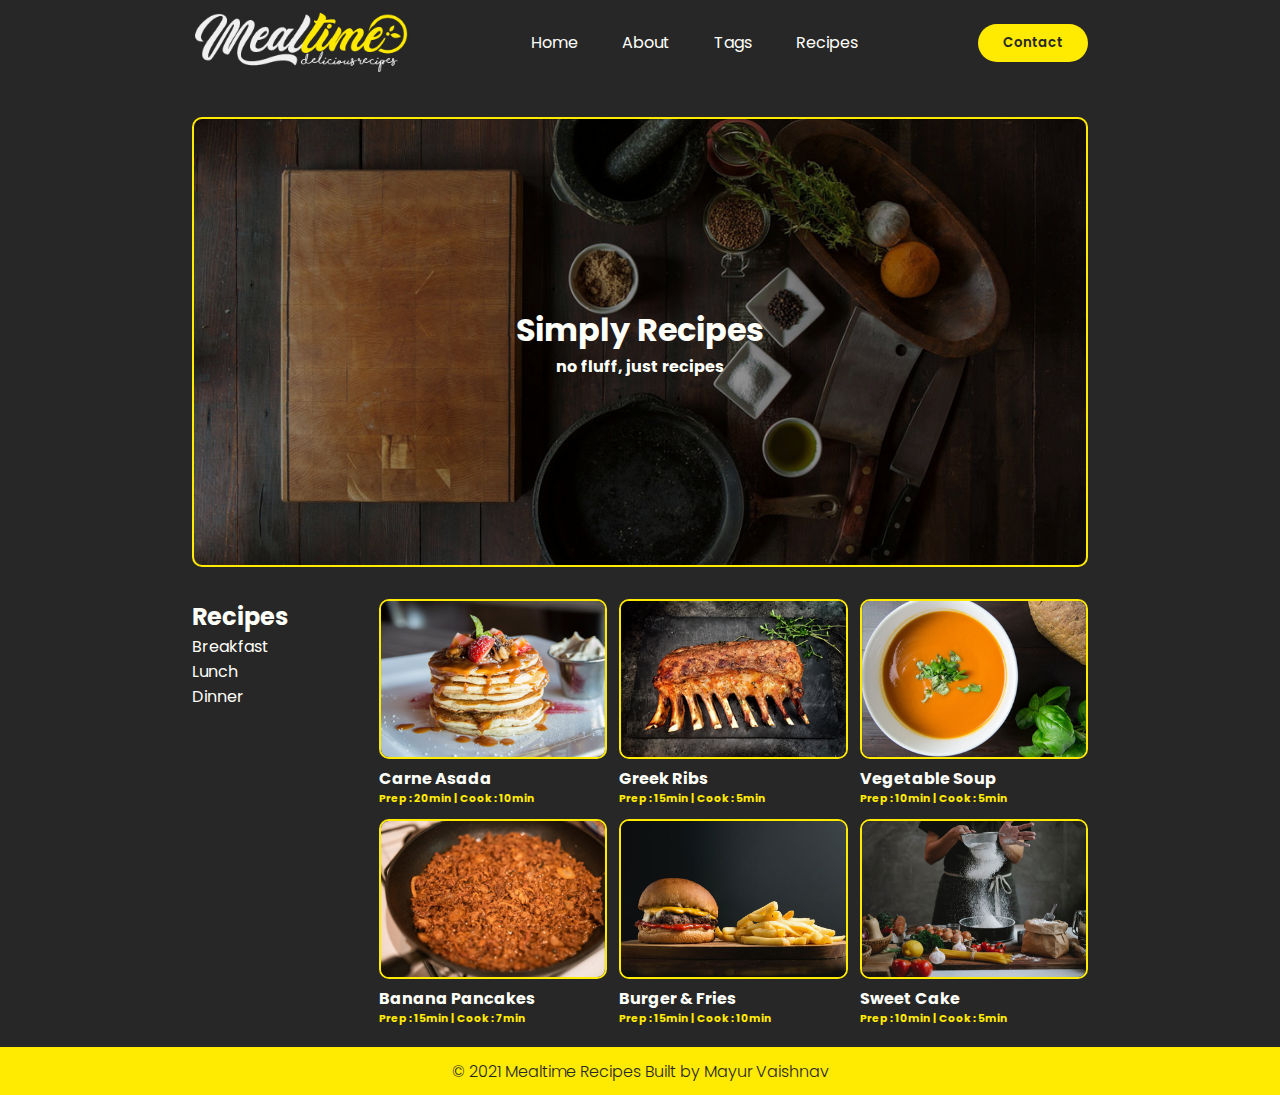
<file: index.html>
<!DOCTYPE html>
<html lang="en">
<head>
    <meta charset="UTF-8">
    <meta http-equiv="X-UA-Compatible" content="IE=edge">
    <meta name="viewport" content="width=device-width, initial-scale=1.0">
    <link href="./css/main.css" rel="stylesheet">
    <title>Meal Time || Recipes</title>
</head>
<body>
    <!-- nav -->
    <header class="navigation-bar">
        <img class="logo" src="./assets/mealtime-logo.jpg" alt="Mealtime Recipes">
        <nav>
            <ul class="nav_links">
                <li><a href="index.html">Home</a></li>
                <li><a href="about.html">About</a></li>
                <li><a href="tags.html">Tags</a></li>
                <li><a href="recipes.html">Recipes</a></li>
            </ul>
        </nav>
        <a class="c_btn" href="contact.html"><button>Contact</button></a>
    </header>
    <main class="page">
    <section class="main-banner">
            <div class="banner-text-container">
              <div class="banner-text">
                <h1>Simply Recipes</h1>
                <h4>no fluff, just recipes</h4>
              </div>
            </div>
    </section>
    <section class="recipe-container">
        <div class="recipe-menu">
            <h2><a href="tags-template.html">Recipes</a></h2>
            <a href="tags-template.html">Breakfast</a>
            <a href="tags-template.html">Lunch</a>
            <a href="tags-template.html">Dinner</a>
        </div>
        <div class="recipe-img-container">
            <div class="img-grid">
                <img src="./assets/img/recipes/recipes01.jpg" class="img-recipe" alt="Recipe">
                <h4><a href="single-recipe.html">Carne Asada</a></h4>
                <h6><a href="single-recipe.html">Prep : 20min | Cook : 10min</a></h6>
            </div>
            <div class="img-grid">
                <img src="./assets/img/recipes/recipes02.jpg" class="img-recipe" alt="Recipe">
                <h4><a href="single-recipe.html">Greek Ribs</a></h4>
                <h6><a href="single-recipe.html">Prep : 15min | Cook : 5min</a></h6>
            </div>
            <div class="img-grid">
                <img src="./assets/img/recipes/recipes03.jpg" class="img-recipe" alt="Recipe">
                <h4><a href="single-recipe.html">Vegetable Soup</a></h4>
                <h6><a href="single-recipe.html">Prep : 10min | Cook : 5min</a></h6>
            </div>
            <div class="img-grid">
                <img src="./assets/img/recipes/recipes04.jpg" class="img-recipe" alt="Recipe">
                <h4><a href="single-recipe.html">Banana Pancakes</a></h4>
                <h6><a href="single-recipe.html">Prep : 15min | Cook : 7min</a></h6>
            </div>
            <div class="img-grid">
                <img src="./assets/img/recipes/recipes05.jpg" class="img-recipe" alt="Recipe">
                <h4><a href="single-recipe.html">Burger & Fries</a></h4>
                <h6><a href="single-recipe.html">Prep : 15min | Cook : 10min</a></h6>
            </div> 
            <div class="img-grid">
                <img src="./assets/img/recipes/recipes06.jpg" class="img-recipe" alt="Recipe">
                <h4><a href="single-recipe.html">Sweet Cake</a></h4>
                <h6><a href="single-recipe.html">Prep : 10min | Cook : 5min</a></h6>
            </div>           
        </div>
    </section>
    </main>
    <footer class="mealtime-footer">
        <p>
          © <span id="year">2021</span>
          <span class="footer-txt">Mealtime Recipes</span> Built by
          <a href="#">Mayur Vaishnav</a>
        </p>
      </footer>
      
</body>
</html>
</file>
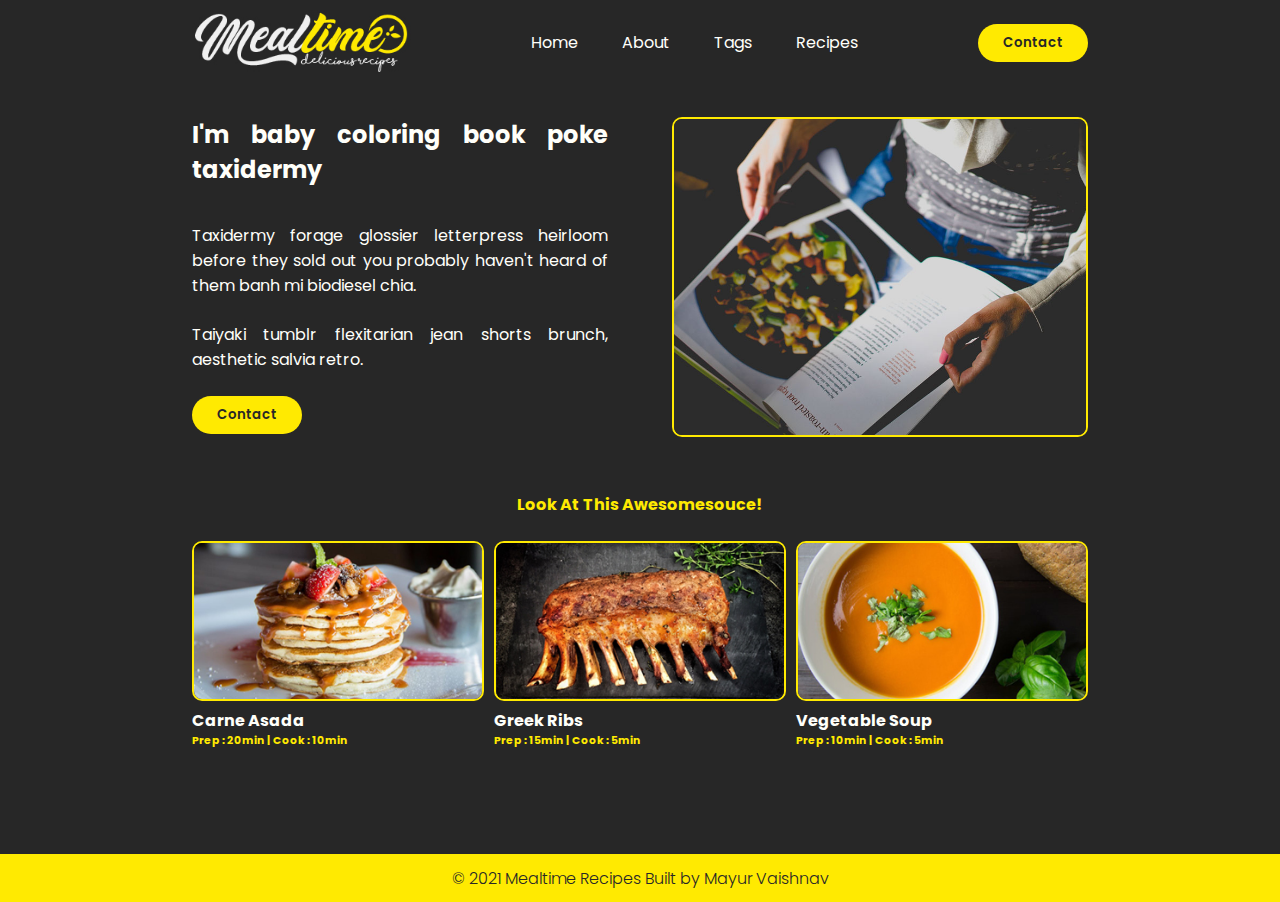
<file: about.html>
<!DOCTYPE html>
<html lang="en">
<head>
    <meta charset="UTF-8">
    <meta http-equiv="X-UA-Compatible" content="IE=edge">
    <meta name="viewport" content="width=device-width, initial-scale=1.0">
    <link href="./css/main.css" rel="stylesheet">
    <title>Meal Time || Recipes</title>
</head>
<body>
    <!-- nav -->
    <header class="navigation-bar">
        <img class="logo" src="./assets/mealtime-logo.jpg" alt="Mealtime Recipes">
        <nav>
            <ul class="nav_links">
                <li><a href="index.html">Home</a></li>
                <li><a href="about.html">About</a></li>
                <li><a href="tags.html">Tags</a></li>
                <li><a href="recipes.html">Recipes</a></li>
            </ul>
        </nav>
        <a class="c_btn" href="contact.html"><button>Contact</button></a>
    </header>
    <main class="page">
    <section class="about-page">
            <div class="about-details">
                <h2 class="details">I'm baby coloring book poke taxidermy</h2>
                <p class="para-details">Taxidermy forage glossier letterpress heirloom before they sold out you probably haven't heard of them banh mi biodiesel chia.</p>
                <p class="para-details">Taiyaki tumblr flexitarian jean shorts brunch, aesthetic salvia retro.</p>
                <a class="c_btn" href="contact.html"><button>Contact</button></a>
            </div>
              <div class="about-img">
                  <img src="./assets/about.jpg" alt="About Image">
            </div>
    </section>
    <section class="about-recipes">
        <h4 class="about-recipe-title">Look At This Awesomesouce!</h4>
    <div class="recipe-img-container-about">
            <div class="img-grid">
                <img src="./assets/img/recipes/recipes01.jpg" class="img-recipe" alt="Recipe">
                <h4><a href="single-recipe.html">Carne Asada</a></h4>
                <h6><a href="single-recipe.html">Prep : 20min | Cook : 10min</a></h6>
            </div>
            <div class="img-grid">
                <img src="./assets/img/recipes/recipes02.jpg" class="img-recipe" alt="Recipe">
                <h4><a href="single-recipe.html">Greek Ribs</a></h4>
                <h6><a href="single-recipe.html">Prep : 15min | Cook : 5min</a></h6>
            </div>
            <div class="img-grid">
                <img src="./assets/img/recipes/recipes03.jpg" class="img-recipe" alt="Recipe">
                <h4><a href="single-recipe.html">Vegetable Soup</a></h4>
                <h6><a href="single-recipe.html">Prep : 10min | Cook : 5min</a></h6>
            </div>
                   
    </div>
    </section>
    </main>
    <footer class="mealtime-footer">
        <p>
          © <span id="year">2021</span>
          <span class="footer-txt">Mealtime Recipes</span> Built by
          <a href="#">Mayur Vaishnav</a>
        </p>
      </footer>
      
</body>
</html>
</file>
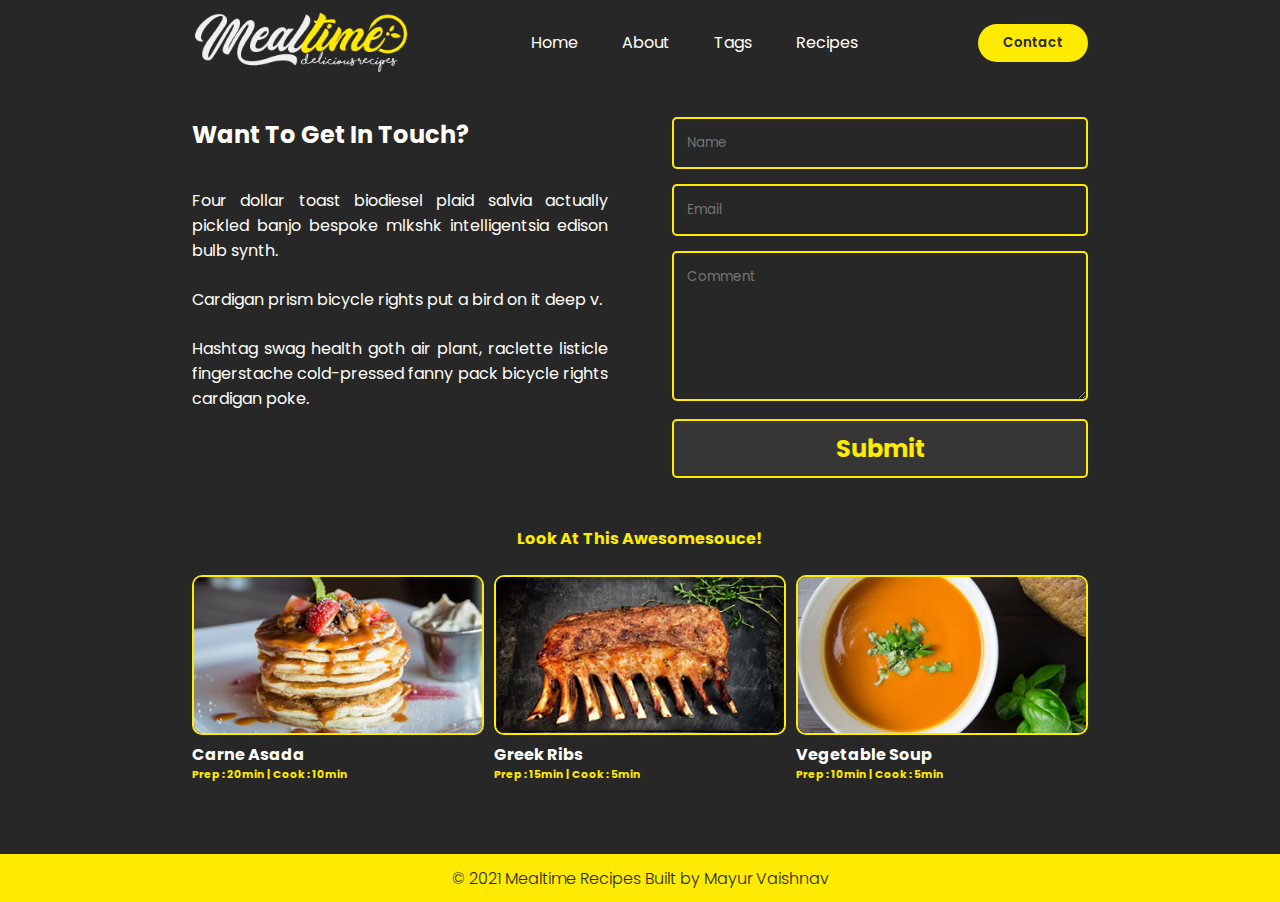
<file: contact.html>
<!DOCTYPE html>
<html lang="en">
<head>
    <meta charset="UTF-8">
    <meta http-equiv="X-UA-Compatible" content="IE=edge">
    <meta name="viewport" content="width=device-width, initial-scale=1.0">
    <link href="./css/main.css" rel="stylesheet">
    <title>Meal Time || Recipes</title>
</head>
<body>
    <!-- nav -->
    <header class="navigation-bar">
        <img class="logo" src="./assets/mealtime-logo.jpg" alt="Mealtime Recipes">
        <nav>
            <ul class="nav_links">
                <li><a href="index.html">Home</a></li>
                <li><a href="about.html">About</a></li>
                <li><a href="tags.html">Tags</a></li>
                <li><a href="recipes.html">Recipes</a></li>
            </ul>
        </nav>
        <a class="c_btn" href="contact.html"><button>Contact</button></a>
    </header>
    <main class="page">
    <section class="about-page">
            <div class="about-details">
                <h2 class="details">Want To Get In Touch?</h2>
                <p class="para-details">Four dollar toast biodiesel plaid salvia actually pickled banjo bespoke mlkshk intelligentsia edison bulb synth.</p>
                <p class="para-details">Cardigan prism bicycle rights put a bird on it deep v.</p>
                <p class="para-details">Hashtag swag health goth air plant, raclette listicle fingerstache cold-pressed fanny pack bicycle rights cardigan poke.</p>
            </div>
              <div class="contact-form-container">
                <form>      
                    <input name="name" type="text" class="feedback-input" placeholder="Name" />   
                    <input name="email" type="text" class="feedback-input" placeholder="Email" />
                    <textarea name="text" class="feedback-input" placeholder="Comment"></textarea>
                    <input type="submit" value="Submit"/>
                  </form>
                  
            </div>
    </section>
    <section class="about-recipes">
        <h4 class="about-recipe-title">Look At This Awesomesouce!</h4>
    <div class="recipe-img-container-about">
            <div class="img-grid">
                <img src="./assets/img/recipes/recipes01.jpg" class="img-recipe" alt="Recipe">
                <h4><a href="single-recipe.html">Carne Asada</a></h4>
                <h6><a href="single-recipe.html">Prep : 20min | Cook : 10min</a></h6>
            </div>
            <div class="img-grid">
                <img src="./assets/img/recipes/recipes02.jpg" class="img-recipe" alt="Recipe">
                <h4><a href="single-recipe.html">Greek Ribs</a></h4>
                <h6><a href="single-recipe.html">Prep : 15min | Cook : 5min</a></h6>
            </div>
            <div class="img-grid">
                <img src="./assets/img/recipes/recipes03.jpg" class="img-recipe" alt="Recipe">
                <h4><a href="single-recipe.html">Vegetable Soup</a></h4>
                <h6><a href="single-recipe.html">Prep : 10min | Cook : 5min</a></h6>
            </div>
                   
    </div>
    </section>
    </main>
    <footer class="mealtime-footer">
        <p>
          © <span id="year">2021</span>
          <span class="footer-txt">Mealtime Recipes</span> Built by
          <a href="#">Mayur Vaishnav</a>
        </p>
      </footer>
      
</body>
</html>
</file>
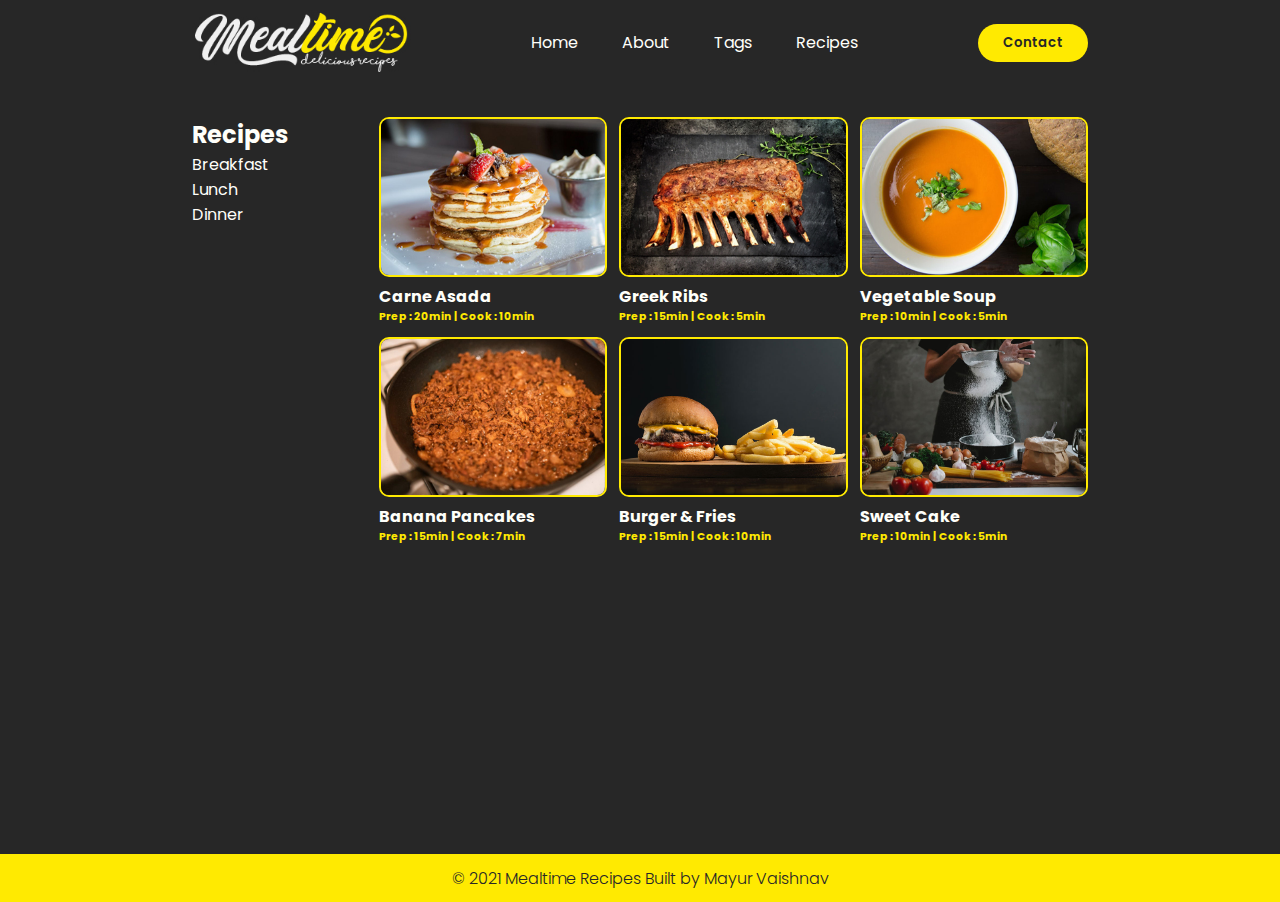
<file: recipes.html>
<!DOCTYPE html>
<html lang="en">
<head>
    <meta charset="UTF-8">
    <meta http-equiv="X-UA-Compatible" content="IE=edge">
    <meta name="viewport" content="width=device-width, initial-scale=1.0">
    <link href="./css/main.css" rel="stylesheet">
    <title>Meal Time || Recipes</title>
</head>
<body>
    <!-- nav -->
    <header class="navigation-bar">
        <img class="logo" src="./assets/mealtime-logo.jpg" alt="Mealtime Recipes">
        <nav>
            <ul class="nav_links">
                <li><a href="index.html">Home</a></li>
                <li><a href="about.html">About</a></li>
                <li><a href="tags.html">Tags</a></li>
                <li><a href="recipes.html">Recipes</a></li>
            </ul>
        </nav>
        <a class="c_btn" href="contact.html"><button>Contact</button></a>
    </header>
    <main class="page">
    
    <section class="recipe-container">
        <div class="recipe-menu">
            <h2><a href="tags-template.html">Recipes</a></h2>
            <a href="tags-template.html">Breakfast</a>
            <a href="tags-template.html">Lunch</a>
            <a href="tags-template.html">Dinner</a>
        </div>
        <div class="recipe-img-container">
            <div class="img-grid">
                <img src="./assets/img/recipes/recipes01.jpg" class="img-recipe" alt="Recipe">
                <h4><a href="single-recipe.html">Carne Asada</a></h4>
                <h6><a href="single-recipe.html">Prep : 20min | Cook : 10min</a></h6>
            </div>
            <div class="img-grid">
                <img src="./assets/img/recipes/recipes02.jpg" class="img-recipe" alt="Recipe">
                <h4><a href="single-recipe.html">Greek Ribs</a></h4>
                <h6><a href="single-recipe.html">Prep : 15min | Cook : 5min</a></h6>
            </div>
            <div class="img-grid">
                <img src="./assets/img/recipes/recipes03.jpg" class="img-recipe" alt="Recipe">
                <h4><a href="single-recipe.html">Vegetable Soup</a></h4>
                <h6><a href="single-recipe.html">Prep : 10min | Cook : 5min</a></h6>
            </div>
            <div class="img-grid">
                <img src="./assets/img/recipes/recipes04.jpg" class="img-recipe" alt="Recipe">
                <h4><a href="single-recipe.html">Banana Pancakes</a></h4>
                <h6><a href="single-recipe.html">Prep : 15min | Cook : 7min</a></h6>
            </div>
            <div class="img-grid">
                <img src="./assets/img/recipes/recipes05.jpg" class="img-recipe" alt="Recipe">
                <h4><a href="single-recipe.html">Burger & Fries</a></h4>
                <h6><a href="single-recipe.html">Prep : 15min | Cook : 10min</a></h6>
            </div> 
            <div class="img-grid">
                <img src="./assets/img/recipes/recipes06.jpg" class="img-recipe" alt="Recipe">
                <h4><a href="single-recipe.html">Sweet Cake</a></h4>
                <h6><a href="single-recipe.html">Prep : 10min | Cook : 5min</a></h6>
            </div>           
        </div>
    </section>
    </main>
    <footer class="mealtime-footer">
        <p>
          © <span id="year">2021</span>
          <span class="footer-txt">Mealtime Recipes</span> Built by
          <a href="#">Mayur Vaishnav</a>
        </p>
      </footer>
      
</body>
</html>
</file>
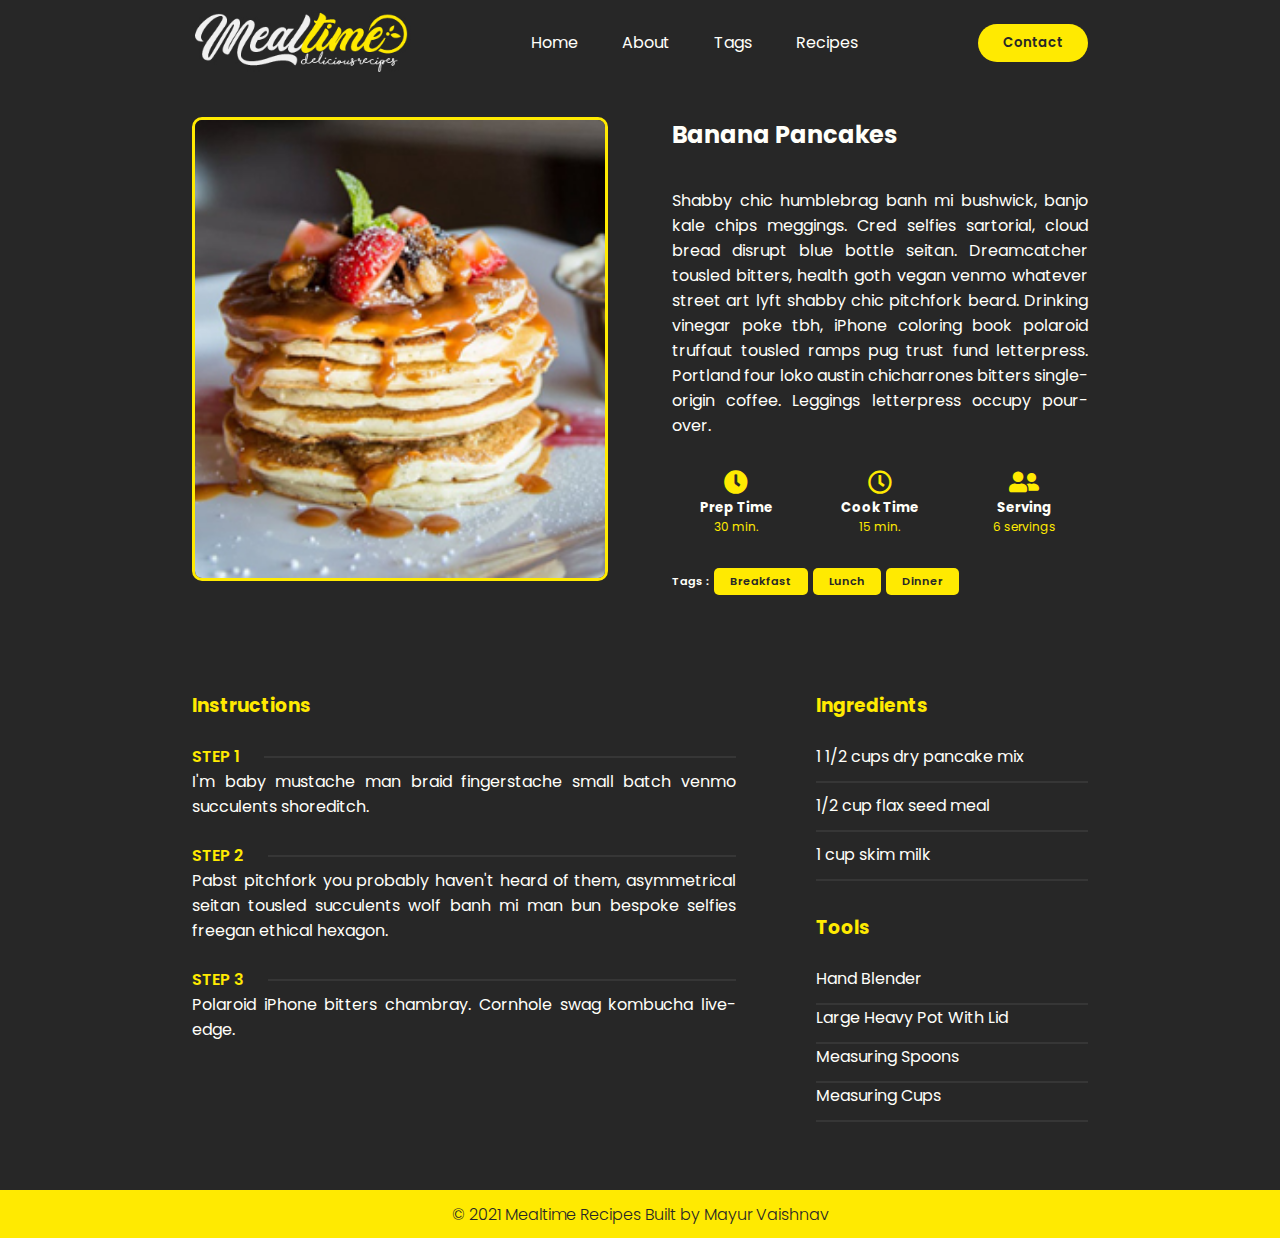
<file: single-recipe.html>
<!DOCTYPE html>
<html lang="en">
<head>
    <meta charset="UTF-8">
    <meta http-equiv="X-UA-Compatible" content="IE=edge">
    <meta name="viewport" content="width=device-width, initial-scale=1.0">
    <link href="./css/main.css" rel="stylesheet">
    <link rel="stylesheet" href="https://cdnjs.cloudflare.com/ajax/libs/font-awesome/5.14.0/css/all.min.css">
    <title>Meal Time || Recipes</title>
</head>
<body>
    <!-- nav -->
    <header class="navigation-bar">
        <img class="logo" src="./assets/mealtime-logo.jpg" alt="Mealtime Recipes">
        <nav>
            <ul class="nav_links">
                <li><a href="index.html">Home</a></li>
                <li><a href="about.html">About</a></li>
                <li><a href="tags.html">Tags</a></li>
                <li><a href="recipes.html">Recipes</a></li>
            </ul>
        </nav>
        <a class="c_btn" href="contact.html"><button>Contact</button></a>
    </header>
    <main class="page">
    <section class="about-page">
        <div class="single-recipe-img">
            <img src="./assets/img/recipes/recipes01.jpg" alt="Single Recipe Image">
      </div>
            <div class="about-details">
                <h2 class="details">Banana Pancakes</h2>
                <p class="para-details">Shabby chic humblebrag banh mi bushwick, banjo kale chips meggings. Cred selfies sartorial, cloud bread disrupt blue bottle seitan. Dreamcatcher tousled bitters, health goth vegan venmo whatever street art lyft shabby chic pitchfork beard. Drinking vinegar poke tbh, iPhone coloring book polaroid truffaut tousled ramps pug trust fund letterpress. Portland four loko austin chicharrones bitters single-origin coffee. Leggings letterpress occupy pour-over.</p>
                
                <div class="recipe-icons">
                    <article>
                      <i class="fas fa-clock"></i>
                      <h5>Prep Time</h5>
                      <p>30 min.</p>
                    </article>
                    <article>
                      <i class="far fa-clock"></i>
                      <h5>Cook Time</h5>
                      <p>15 min.</p>
                    </article>
                    <article>
                      <i class="fas fa-user-friends"></i>
                      <h5>Serving</h5>
                      <p>6 servings</p>
                    </article>
                  </div>
                  <p class="recipe-tags">
                    Tags : <a href="tags-template.html">Breakfast</a>
                    <a href="tags-template.html">Lunch</a>
                    <a href="tags-template.html">Dinner</a>
                  </p>
            </div>
              
    </section>
    <section class="single-recipe">
        <article>
          <h3 class="tag-template-title">Instructions</h3>
          <!-- single instruction -->
          <div class="single-instruction">
            <header>
              <p>step 1</p>
              <div></div>
            </header>
            <p>
              I'm baby mustache man braid fingerstache small batch venmo
              succulents shoreditch.
            </p>
          </div>
          <!-- end of single instruction -->
          <!-- single instruction -->
          <div class="single-instruction">
            <header>
              <p>step 2</p>
              <div></div>
            </header>
            <p>
              Pabst pitchfork you probably haven't heard of them, asymmetrical
              seitan tousled succulents wolf banh mi man bun bespoke selfies
              freegan ethical hexagon.
            </p>
          </div>
          <!-- end of single instruction -->
          <!-- single instruction -->
          <div class="single-instruction">
            <header>
              <p>step 3</p>
              <div></div>
            </header>
            <p>
              Polaroid iPhone bitters chambray. Cornhole swag kombucha
              live-edge.
            </p>
          </div>
          <!-- end of single instruction -->
        </article>
        <article class="second-column">
          <div>
            <h3 class="tag-template-title">Ingredients</h3>
            <p class="single-ingredient">1 1/2 cups dry pancake mix</p>
            <p class="single-ingredient">1/2 cup flax seed meal</p>
            <p class="single-ingredient">1 cup skim milk</p>
          </div>
          <div>
            <h3 class="tag-template-title">Tools</h3>
            <p class="single-tool">Hand Blender</p>
            <p class="single-tool">Large Heavy Pot With Lid</p>
            <p class="single-tool">Measuring Spoons</p>
            <p class="single-tool">Measuring Cups</p>
          </div>
        </article>
      </section>
    </main>
    <footer class="mealtime-footer">
        <p>
          © <span id="year">2021</span>
          <span class="footer-txt">Mealtime Recipes</span> Built by
          <a href="#">Mayur Vaishnav</a>
        </p>
      </footer>
      
</body>
</html>
</file>
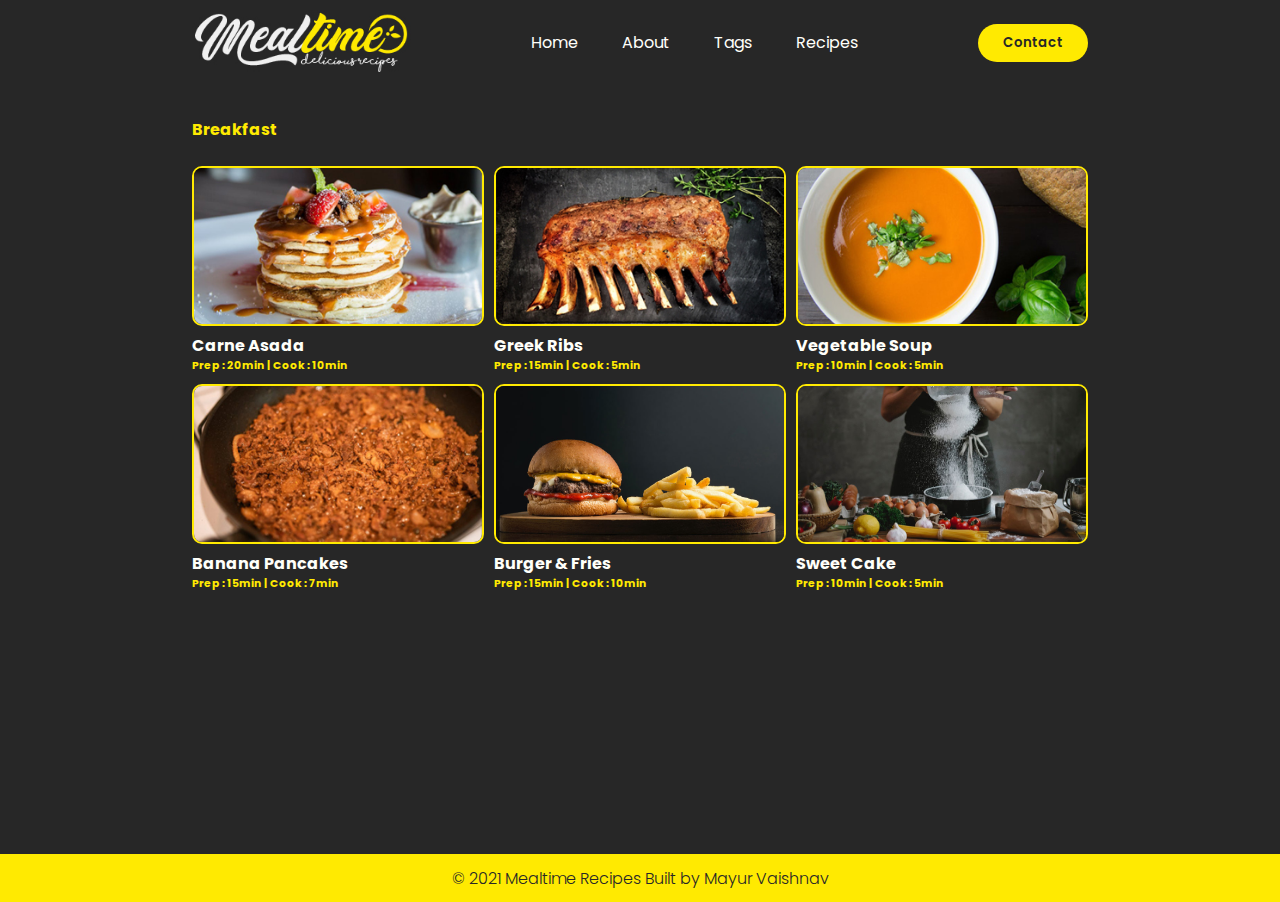
<file: tags-template.html>
<!DOCTYPE html>
<html lang="en">
<head>
    <meta charset="UTF-8">
    <meta http-equiv="X-UA-Compatible" content="IE=edge">
    <meta name="viewport" content="width=device-width, initial-scale=1.0">
    <link href="./css/main.css" rel="stylesheet">
    <title>Meal Time || Recipes</title>
</head>
<body>
    <!-- nav -->
    <header class="navigation-bar">
        <img class="logo" src="./assets/mealtime-logo.jpg" alt="Mealtime Recipes">
        <nav>
            <ul class="nav_links">
                <li><a href="index.html">Home</a></li>
                <li><a href="about.html">About</a></li>
                <li><a href="tags.html">Tags</a></li>
                <li><a href="recipes.html">Recipes</a></li>
            </ul>
        </nav>
        <a class="c_btn" href="contact.html"><button>Contact</button></a>
    </header>
    <main class="page">
    
    <section class="about-recipes">
        <h4 class="tag-template-title">Breakfast</h4>
    <div class="recipe-img-container-about">
            <div class="img-grid">
                <img src="./assets/img/recipes/recipes01.jpg" class="img-recipe" alt="Recipe">
                <h4><a href="single-recipe.html">Carne Asada</a></h4>
                <h6><a href="single-recipe.html">Prep : 20min | Cook : 10min</a></h6>
            </div>
            <div class="img-grid">
                <img src="./assets/img/recipes/recipes02.jpg" class="img-recipe" alt="Recipe">
                <h4><a href="single-recipe.html">Greek Ribs</a></h4>
                <h6><a href="single-recipe.html">Prep : 15min | Cook : 5min</a></h6>
            </div>
            <div class="img-grid">
                <img src="./assets/img/recipes/recipes03.jpg" class="img-recipe" alt="Recipe">
                <h4><a href="single-recipe.html">Vegetable Soup</a></h4>
                <h6><a href="single-recipe.html">Prep : 10min | Cook : 5min</a></h6>
            </div>
            <div class="img-grid">
                <img src="./assets/img/recipes/recipes04.jpg" class="img-recipe" alt="Recipe">
                <h4><a href="single-recipe.html">Banana Pancakes</a></h4>
                <h6><a href="single-recipe.html">Prep : 15min | Cook : 7min</a></h6>
            </div>
            <div class="img-grid">
                <img src="./assets/img/recipes/recipes05.jpg" class="img-recipe" alt="Recipe">
                <h4><a href="single-recipe.html">Burger & Fries</a></h4>
                <h6><a href="single-recipe.html">Prep : 15min | Cook : 10min</a></h6>
            </div>
            <div class="img-grid">
                <img src="./assets/img/recipes/recipes06.jpg" class="img-recipe" alt="Recipe">
                <h4><a href="single-recipe.html">Sweet Cake</a></h4>
                <h6><a href="single-recipe.html">Prep : 10min | Cook : 5min</a></h6>
            </div>
                   
    </div>
    </section>
    </main>
    <footer class="mealtime-footer">
        <p>
          © <span id="year">2021</span>
          <span class="footer-txt">Mealtime Recipes</span> Built by
          <a href="#">Mayur Vaishnav</a>
        </p>
      </footer>
      
</body>
</html>
</file>
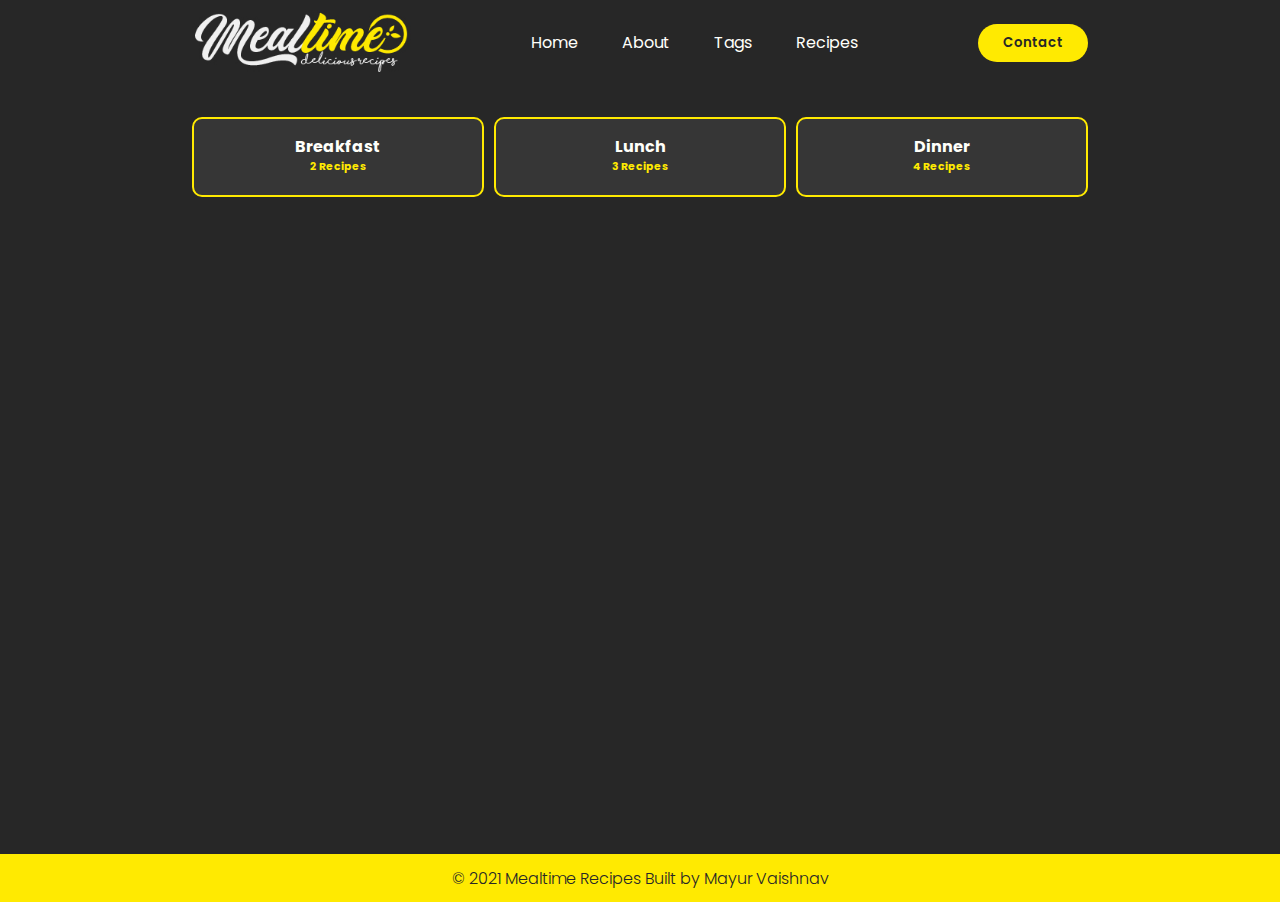
<file: tags.html>
<!DOCTYPE html>
<html lang="en">
<head>
    <meta charset="UTF-8">
    <meta http-equiv="X-UA-Compatible" content="IE=edge">
    <meta name="viewport" content="width=device-width, initial-scale=1.0">
    <link href="./css/main.css" rel="stylesheet">
    <title>Meal Time || Recipes</title>
</head>
<body>
    <!-- nav -->
    <header class="navigation-bar">
        <img class="logo" src="./assets/mealtime-logo.jpg" alt="Mealtime Recipes">
        <nav>
            <ul class="nav_links">
                <li><a href="index.html">Home</a></li>
                <li><a href="about.html">About</a></li>
                <li><a href="tags.html">Tags</a></li>
                <li><a href="recipes.html">Recipes</a></li>
            </ul>
        </nav>
        <a class="c_btn" href="contact.html"><button>Contact</button></a>
    </header>
    <main class="page">
    
    
    <div class="recipe-container-tags">
        <a href="tags-template.html" class="tag-grid">
            <h4>Breakfast</h4>
            <h6>2 Recipes</h6>
            </a>
            <a href="tags-template.html" class="tag-grid">
                <h4>Lunch</h4>
                <h6>3 Recipes</h6>
            </a>
            <a href="tags-template.html" class="tag-grid">
                <h4>Dinner</h4>
                <h6>4 Recipes</h6>
            </a>
                   
    </div>
    
    </main>
    <footer class="mealtime-footer">
        <p>
          © <span id="year">2021</span>
          <span class="footer-txt">Mealtime Recipes</span> Built by
          <a href="#">Mayur Vaishnav</a>
        </p>
      </footer>
      
</body>
</html>
</file>
<file: css/main.css>
@import url("https://fonts.googleapis.com/css2?family=Poppins:wght@300&display=swap");

body {
  background-color: #272727;
}
* {
  box-sizing: border-box;
  margin: 0;
  padding: 0;
  font-family: "Poppins", sans-serif;
  text-decoration: none;
  color: #fffffa;
}

.navigation-bar {
  display: flex;
  justify-content: space-between;
  align-items: center;
  padding: 10px 15%;
  /* padding: 20px 15% 10px 15%; */
}

.logo {
  cursor: pointer;
  height: 65px;
}

.nav_links {
  list-style: none;
}

.nav_links li {
  display: inline-block;
  padding: 0px 20px;
}

.nav_links li a {
  transition: all 0.3s ease 0s;
  color: #fffffa;
}

.nav_links li a:hover {
  transition: all 0.3s ease 0s;
  color: #ffea01;
}

button {
  padding: 9px 25px;
  background-color: #ffea01;
  border: none;
  border-radius: 50px;
  cursor: pointer;
  transition: all 0.3s ease 0s;
  font-weight: 600;
  color: #272727;
}

button:hover {
  background-color: rgba(255, 234, 1, 0.7);
}

.page {
  width: 70vw;
  margin: 0 auto;
  padding-top: 2rem;
}

.page {
  padding-top: 2rem;
  min-height: calc(101vh - (6rem + 4rem));
}

.main-banner {
  height: 50vh;
  position: relative;
  margin-bottom: 2rem;
  background: url("../assets/bg-home.jpg") center/cover no-repeat;
  border-radius: 10px;
  border: #ffea01 2px solid;
}
.banner-text-container {
  position: absolute;
  top: 0;
  left: 0;
  width: 100%;
  height: 100%;
  display: flex;
  align-items: center;
  justify-content: center;
  background: rgba(0, 0, 0, 0.4);
  border-radius: 10px;
}
.banner-text {
  color: #fffffa;
  text-align: center;
}

.recipe-container {
  display: grid;
  grid-template-columns: 1fr 4fr;
  grid-gap: 10px;
}

.recipe-img-container-about {
  display: grid;
  grid-template-columns: 1fr 1fr 1fr;
  grid-gap: 10px;
}

.recipe-menu a {
  display: block;
}
.recipe-menu a:hover {
  transition: all 0.3s ease 0s;
  color: #ffea01;
}

.recipe-img-container {
  display: grid;
  grid-template-columns: 1fr 1fr 1fr;
  grid-gap: 12px;
}

.img-grid {
  display: block;
}

.img-grid img {
  height: 10rem;
  width: 100%;
  object-fit: cover;
  border-radius: 10px;
  border: #ffea01 2px solid;
}
.img-grid h6 a {
  color: #ffea01;
}

.mealtime-footer {
  text-align: center;
  height: 3rem;
  display: flex;
  align-items: center;
  justify-content: center;
  background: #ffea01;
  color: #272727;
  margin-top: 20px;
}
.mealtime-footer p {
  margin-bottom: 0;
  color: #272727;
  font-weight: 300;
}
#year,
.footer-txt {
  color: #272727;
}

.mealtime-footer a {
  color: #272727;
}

.about-page {
  display: grid;
  grid-template-columns: 1fr 1fr;
  gap: 2rem 4rem;
  padding-bottom: 3rem;
}

.about-img img {
  height: 20rem;
  width: 100%;
  object-fit: cover;
  border-radius: 10px;
  border: #ffea01 2px solid;
}

.about-details h2 p {
  margin-bottom: 1.38rem;
}

.details,
.para-details {
  margin-bottom: 1.5em;
  text-align: justify;
}

.about-recipe-title {
  text-align: center;
  margin-bottom: 1.5rem;
  color: #ffea01;
}

.tag-template-title {
  text-align: left;
  margin-bottom: 1.5rem;
  color: #ffea01;
}

.recipe-container-tags {
  display: grid;
  grid-template-columns: 1fr 1fr 1fr;
  grid-gap: 10px;
}

.tag-grid {
  display: block;
  height: 5rem;
  width: 100%;
  background-color: #363636;
  border-radius: 10px;
  border: #ffea01 2px solid;
  text-align: center;
  padding: 5% 0;
}
.tag-grid:hover {
  background-color: #141414;
  border: #fffffa 2px solid;
  color: #272727;
}
.tag-grid h6 {
  color: #ffea01;
}

.feedback-input {
  color: white;
  border-radius: 5px;
  line-height: 22px;
  background-color: transparent;
  border: 2px solid #ffea01;
  transition: all 0.3s;
  padding: 13px;
  margin-bottom: 15px;
  width: 100%;
  box-sizing: border-box;
  outline: 0;
}

.feedback-input:focus {
  border: 2px solid #ffed29;
}

textarea {
  height: 150px;
  line-height: 150%;
  resize: vertical;
}

[type="submit"] {
  width: 100%;
  background-color: #363636;
  border-radius: 5px;
  border: 0;
  cursor: pointer;
  color: #ffea01;
  border: #ffea01 2px solid;
  font-size: 24px;
  padding-top: 10px;
  padding-bottom: 10px;
  transition: all 0.3s;
  margin-top: -4px;
  font-weight: 700;
}
[type="submit"]:hover {
  background-color: #141414;
  border: #fffffa 2px solid;
  color: #ffea01;
}

.recipe-icons {
  display: grid;
  grid-template-columns: repeat(3, 1fr);
  gap: 1rem;
  margin: 2rem 0;
  text-align: center;
}

.recipe-icons i {
  font-size: 1.5rem;
  color: #ffea01;
}

.recipe-icons p {
  font-size: 12px;
  color: #ffea01;
}

.recipe-tags {
  display: flex;
  align-items: center;
  flex-wrap: wrap;
  font-size: 0.7em;
  font-weight: 600;
}

.recipe-tags a {
  padding: 5px 16px;
  background-color: #ffea01;
  border: none;
  border-radius: 5px;
  cursor: pointer;
  transition: all 0.3s ease 0s;
  font-weight: 600;
  color: #272727;
  margin-left: 5px;
}

.recipe-tags a:hover {
  background-color: rgba(255, 234, 1, 0.7);
}

.single-recipe-img img {
  height: 29rem;
  width: 100%;
  object-fit: cover;
  border-radius: 10px;
  border: #ffea01 3px solid;
}

.single-recipe {
  display: grid;
  grid-template-columns: 2fr 1fr;
  gap: 2rem 5rem;
  padding: 3rem 0;
}

.single-instruction header {
  display: grid;
  grid-template-columns: auto 1fr;
  gap: 1.5rem;
  align-items: center;
}
.single-instruction header p {
  text-transform: uppercase;
  font-weight: 600;
  color: #ffea01;
  margin-bottom: 0;
}
.single-instruction > p {
  color: #fffffa;
  margin-bottom: 1.5em;
  text-align: justify;
}
.single-instruction header div {
  height: 2px;
  background: #363636;
}

.second-column {
  display: grid;
  row-gap: 2rem;
}

.single-ingredient {
  border-bottom: 2px solid #363636;
  padding-bottom: 0.75rem;
  color: #fffffa;
  margin-top: 10px;
}
.single-tool {
  border-bottom: 2px solid #363636;
  padding-bottom: 0.75rem;
  color: #fffffa;
  text-transform: capitalize;
}
</file>
